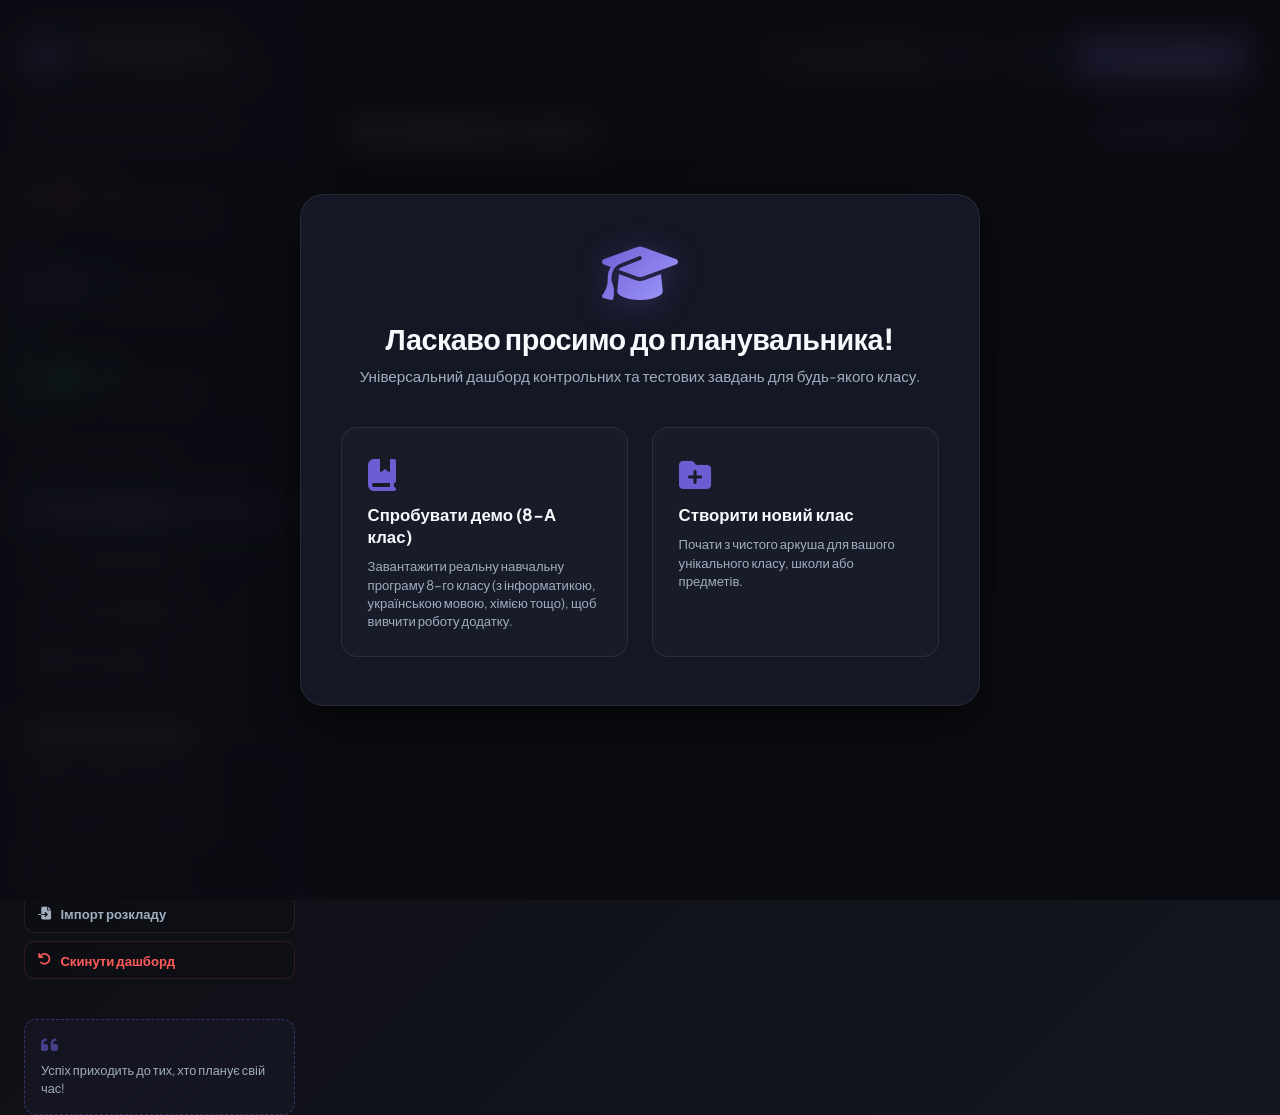
<file: index.html>
<!DOCTYPE html>
<html lang="uk">
<head>
    <meta charset="UTF-8">
    <meta name="viewport" content="width=device-width, initial-scale=1.0">
    <title>Моніторинг завдань • 8 Клас</title>
    <!-- Google Fonts -->
    <link rel="preconnect" href="https://fonts.googleapis.com">
    <link rel="preconnect" href="https://fonts.gstatic.com" crossorigin>
    <link href="https://fonts.googleapis.com/css2?family=Plus+Jakarta+Sans:wght@300;400;500;600;700;800&display=swap" rel="stylesheet">
    <!-- FontAwesome for Premium Icons -->
    <link rel="stylesheet" href="https://cdnjs.cloudflare.com/ajax/libs/font-awesome/6.4.0/css/all.min.css">
    <!-- Main CSS -->
    <link rel="stylesheet" href="styles.css">
</head>
<body class="dark-mode">
    <div class="app-container">
        <!-- Sidebar Navigation & Statistics -->
        <aside class="sidebar">
            <div class="sidebar-header">
                <div class="logo">
                    <i class="fa-solid fa-graduation-cap logo-icon"></i>
                    <div class="logo-text">
                        <div class="grade-title-container">
                            <h1 id="grade-title" title="Натисніть для редагування">Екстернат 8-А</h1>
                            <button id="edit-grade-btn" class="icon-btn-inline" title="Редагувати назву класу"><i class="fa-solid fa-pen-to-square"></i></button>
                        </div>
                        <span>Навчальний дашборд</span>
                    </div>
                </div>
            </div>

            <!-- Dashboard Stats Widget -->
            <div class="stats-panel">
                <h3>Статистика навчання</h3>
                
                <div class="stat-card urgent" id="stat-urgent-btn">
                    <div class="stat-icon">
                        <i class="fa-solid fa-triangle-exclamation"></i>
                    </div>
                    <div class="stat-info">
                        <span class="stat-value" id="count-urgent">0</span>
                        <span class="stat-label">Термінові (до 24 год)</span>
                    </div>
                </div>

                <div class="stat-card active" id="stat-active-btn">
                    <div class="stat-icon">
                        <i class="fa-solid fa-clock"></i>
                    </div>
                    <div class="stat-info">
                        <span class="stat-value" id="count-pending">0</span>
                        <span class="stat-label">Очікують виконання</span>
                    </div>
                </div>

                <div class="stat-card completed" id="stat-completed-btn">
                    <div class="stat-icon">
                        <i class="fa-solid fa-circle-check"></i>
                    </div>
                    <div class="stat-info">
                        <span class="stat-value" id="count-completed">0</span>
                        <span class="stat-label">Успішно виконано</span>
                    </div>
                </div>
            </div>

            <!-- Subject Quick Filters -->
            <div class="quick-filters">
                <h3>Швидкі фільтри</h3>
                <ul class="filter-list" id="subject-filters">
                    <li class="active" data-filter="all">
                        <i class="fa-solid fa-list-check"></i> Всі предмети
                    </li>
                    <li data-filter="pending">
                        <i class="fa-regular fa-clock"></i> Тільки активні
                    </li>
                    <li data-filter="completed">
                        <i class="fa-solid fa-check-double"></i> Тільки виконані
                    </li>
                    <li data-filter="no_task">
                        <i class="fa-solid fa-face-smile"></i> Без завдань
                    </li>
                </ul>
            </div>

            <!-- Data Management Panel -->
            <div class="data-management">
                <h3>Керування даними</h3>
                <a href="guide.html" class="btn btn-secondary btn-sidebar" style="text-decoration: none;"><i class="fa-solid fa-circle-question"></i> Інструкція користувача</a>
                <button class="btn btn-secondary btn-sidebar" id="sidebar-share-btn">
                    <i class="fa-solid fa-share-nodes"></i> Поділитися розкладом
                </button>
                <button class="btn btn-secondary btn-sidebar" id="sidebar-export-btn">
                    <i class="fa-solid fa-file-export"></i> Експорт розкладу
                </button>
                <button class="btn btn-secondary btn-sidebar" id="sidebar-import-btn">
                    <i class="fa-solid fa-file-import"></i> Імпорт розкладу
                </button>
                <input type="file" id="file-import-input" accept=".json" style="display: none;">
                <button class="btn btn-secondary btn-sidebar btn-danger-text" id="sidebar-reset-btn">
                    <i class="fa-solid fa-arrow-rotate-left"></i> Скинути дашборд
                </button>
            </div>

            <!-- User Info / Motivational Footer -->
            <div class="sidebar-footer">
                <div class="motivation-quote">
                    <i class="fa-solid fa-quote-left"></i>
                    <p id="motivational-quote">Успіх приходить до тих, хто планує свій час!</p>
                </div>
            </div>
        </aside>

        <!-- Main Content Area -->
        <main class="main-content">
            <!-- Top Navigation / Search & Controls -->
            <header class="top-nav">
                <div class="search-box">
                    <i class="fa-solid fa-magnifying-glass search-icon"></i>
                    <input type="text" id="search-input" placeholder="Шукати предмет, вчителя чи завдання...">
                </div>

                <div class="controls-group">
                    <div class="sort-selector">
                        <i class="fa-solid fa-arrow-down-wide-short sort-icon"></i>
                        <select id="sort-select">
                            <option value="deadline-asc">Спочатку термінові</option>
                            <option value="deadline-desc">Спочатку пізні дедлайни</option>
                            <option value="subject-asc">За назвою (А-Я)</option>
                            <option value="subject-desc">За назвою (Я-А)</option>
                        </select>
                    </div>

                    <button class="theme-toggle" id="theme-toggle-btn" title="Перемикач теми">
                        <i class="fa-solid fa-sun icon-sun"></i>
                        <i class="fa-solid fa-moon icon-moon"></i>
                    </button>

                    <button class="btn btn-primary" id="add-task-btn">
                        <i class="fa-solid fa-plus"></i> Нове завдання
                    </button>
                </div>
            </header>

            <!-- Dashboard Body -->
            <div class="dashboard-body">
                <div class="section-title">
                    <h2 id="current-filter-title">Всі завдання та тести</h2>
                    <span class="task-counter" id="visible-tasks-count">Усього предметів: 0</span>
                </div>

                <!-- Grid of Task Cards -->
                <div class="tasks-grid" id="tasks-grid">
                    <!-- Cards will be dynamically inserted here via JS -->
                </div>

                <!-- Empty State Template -->
                <div class="empty-state hidden" id="empty-state">
                    <img src="data:image/svg+xml;utf8,<svg xmlns='http://www.w3.org/2000/svg' viewBox='0 0 200 200' width='120' height='120'><circle cx='100' cy='100' r='80' fill='%232a2c3a' /><path d='M70,85 C75,85 75,75 70,75 C65,75 65,85 70,85 Z M130,85 C135,85 135,75 130,75 C125,75 125,85 130,85 Z' fill='%236c5dd3'/><path d='M70,120 Q100,150 130,120' stroke='%236c5dd3' stroke-width='8' stroke-linecap='round' fill='none'/></svg>" alt="Немає результатів">
                    <h3>Завдань не знайдено</h3>
                    <p>Спробуйте змінити фільтри або критерії пошуку.</p>
                </div>
            </div>
        </main>
    </div>

    <!-- MODAL: View Task Details -->
    <div class="modal-overlay" id="view-modal">
        <div class="modal-card">
            <button class="modal-close" id="view-modal-close"><i class="fa-solid fa-xmark"></i></button>
            <div class="modal-header">
                <div class="subject-badge-container">
                    <span class="subject-tag" id="view-subject-tag">Предмет</span>
                </div>
                <h2 id="view-task-title">Контрольна робота</h2>
                <div class="teacher-info">
                    <i class="fa-solid fa-user-tie"></i> Вчитель: <strong id="view-teacher-name">Ім'я</strong>
                </div>
            </div>
            <div class="modal-body">
                <div class="detail-section">
                    <h4><i class="fa-solid fa-file-invoice"></i> Опис та зміст завдання</h4>
                    <p id="view-task-desc" class="task-description-full">Детальний опис...</p>
                </div>

                <div class="info-grid">
                    <div class="info-item">
                        <span class="info-label">Термін здачі (Дедлайн)</span>
                        <span class="info-value" id="view-deadline-date">24 травня 2026</span>
                    </div>
                    <div class="info-item">
                        <span class="info-label">Формат здачі роботи</span>
                        <span class="info-value accent-value" id="view-format-badge">Google Форма</span>
                    </div>
                    <div class="info-item full-width" id="view-countdown-container">
                        <span class="info-label">Часу залишилось</span>
                        <div class="countdown-timer-large" id="view-countdown">00д 00г 00хв 00с</div>
                    </div>
                </div>

                <div class="detail-section" id="view-links-section">
                    <h4><i class="fa-solid fa-link"></i> Прикріплені матеріали</h4>
                    <div class="attachments-list" id="view-attachments">
                        <!-- Links generated dynamically -->
                    </div>
                </div>
            </div>
            <div class="modal-footer">
                <a href="#" target="_blank" class="btn btn-secondary btn-classroom" id="view-classroom-btn" style="display: none;"><i class="fa-solid fa-chalkboard-user"></i> Відкрити в Classroom</a>
                <button class="btn btn-secondary" id="view-edit-btn"><i class="fa-solid fa-pen"></i> Редагувати</button>
                <button class="btn btn-primary" id="view-complete-btn"><i class="fa-solid fa-circle-check"></i> Позначити як виконано</button>
            </div>
        </div>
    </div>

    <!-- MODAL: Add / Edit Task -->
    <div class="modal-overlay" id="form-modal">
        <div class="modal-card">
            <button class="modal-close" id="form-modal-close"><i class="fa-solid fa-xmark"></i></button>
            <div class="modal-header">
                <h2 id="form-modal-title">Додати нове завдання</h2>
                <p class="subtitle">Введіть параметри контрольної роботи або тесту</p>
            </div>
            <form id="task-form">
                <input type="hidden" id="form-task-id">
                
                <div class="form-row">
                    <div class="form-group">
                        <label for="form-subject">Назва предмета <span class="required">*</span></label>
                        <input type="text" id="form-subject" required placeholder="Наприклад: Алгебра, Хімія">
                    </div>
                    <div class="form-group">
                        <label for="form-teacher">Вчитель (ПІБ) <span class="required">*</span></label>
                        <input type="text" id="form-teacher" required placeholder="Наприклад: Білоус І.Г.">
                    </div>
                </div>

                <div class="form-group">
                    <label for="form-title">Заголовок завдання <span class="required">*</span></label>
                    <input type="text" id="form-title" required placeholder="Наприклад: Контрольна робота №4, Тестування за рік">
                </div>

                <div class="form-group">
                    <label for="form-desc">Зміст завдання / Опис <span class="required">*</span></label>
                    <textarea id="form-desc" rows="4" required placeholder="Детально опишіть, що потрібно здати, які параграфи прочитати чи які номери виконати..."></textarea>
                </div>

                <div class="form-row">
                    <div class="form-group">
                        <label for="form-deadline">Кінцевий термін (Дедлайн) <span class="optional">(залиште пустим, якщо немає завдань)</span></label>
                        <input type="datetime-local" id="form-deadline">
                    </div>
                    <div class="form-group">
                        <label for="form-format">Формат здачі роботи</label>
                        <input type="text" id="form-format" placeholder="Наприклад: Google Форма, Фото зошита, PDF">
                    </div>
                </div>

                <div class="form-group">
                    <label for="form-classroom-url">Посилання на Google Classroom</label>
                    <input type="text" id="form-classroom-url" placeholder="https://classroom.google.com/c/...">
                </div>

                <div class="form-group">
                    <label>Корисні посилання (необов'язково)</label>
                    <div id="form-links-container">
                        <!-- Dynamic Link Inputs -->
                    </div>
                    <button type="button" class="btn btn-text" id="add-link-field-btn">
                        <i class="fa-solid fa-plus-circle"></i> Додати посилання
                    </button>
                </div>

                <div class="modal-footer">
                    <button type="button" class="btn btn-secondary" id="form-cancel-btn">Скасувати</button>
                    <button type="submit" class="btn btn-primary" id="form-submit-btn">Зберегти</button>
                </div>
            </form>
        </div>
    </div>

    <!-- WELCOME / FIRST RUN SETUP OVERLAY -->
    <div class="welcome-overlay" id="welcome-overlay" style="display: none;">
        <div class="welcome-card">
            <i class="fa-solid fa-graduation-cap welcome-logo-icon"></i>
            <h2>Ласкаво просимо до планувальника!</h2>
            <p class="welcome-subtitle">Універсальний дашборд контрольних та тестових завдань для будь-якого класу.</p>
            
            <div class="setup-modes">
                <div class="setup-mode-card" id="mode-demo-btn">
                    <div class="setup-mode-icon"><i class="fa-solid fa-book-bookmark"></i></div>
                    <h3>Спробувати демо (8-А клас)</h3>
                    <p>Завантажити реальну навчальну програму 8-го класу (з інформатикою, українською мовою, хімією тощо), щоб вивчити роботу додатку.</p>
                </div>
                
                <div class="setup-mode-card" id="mode-blank-btn">
                    <div class="setup-mode-icon"><i class="fa-solid fa-folder-plus"></i></div>
                    <h3>Створити новий клас</h3>
                    <p>Почати з чистого аркуша для вашого унікального класу, школи або предметів.</p>
                </div>
            </div>
        </div>
    </div>

    <!-- MODAL: Edit Grade Title -->
    <div class="modal-overlay" id="grade-modal">
        <div class="modal-card compact-modal">
            <button class="modal-close" id="grade-modal-close"><i class="fa-solid fa-xmark"></i></button>
            <div class="modal-header">
                <h2>Редагувати назву класу</h2>
                <p class="subtitle">Введіть нову назву для вашого дашборду</p>
            </div>
            <div class="form-group" style="margin-top: 1rem;">
                <label for="form-grade-name">Назва класу/програми</label>
                <input type="text" id="form-grade-name" required placeholder="Наприклад: 9-Б Клас, Екстернат 10-А">
            </div>
            <div class="modal-footer">
                <button class="btn btn-secondary" id="grade-cancel-btn">Скасувати</button>
                <button class="btn btn-primary" id="grade-submit-btn">Зберегти</button>
            </div>
        </div>
    </div>

    <!-- MODAL: Share Dashboard Links -->
    <div class="modal-overlay" id="share-modal">
        <div class="modal-card">
            <button class="modal-close" id="share-modal-close"><i class="fa-solid fa-xmark"></i></button>
            <div class="modal-header">
                <h2>Поділитися розкладом</h2>
                <p class="subtitle">Будь-хто, хто відкриє це посилання, отримає копію вашого розкладу із завданнями та налаштуваннями!</p>
            </div>
            <div class="share-box-content" style="margin-top: 1rem; display: flex; flex-direction: column; gap: 1rem;">
                <p class="share-info-text" style="font-size: 0.9rem; color: var(--text-secondary); line-height: 1.5;">Скопіюйте посилання нижче та надішліть його іншим батькам або однокласникам через Viber, Telegram тощо. Вони отримають повністю налаштований дашборд.</p>
                <div class="share-link-input-group" style="display: flex; gap: 0.5rem; background: rgba(0,0,0,0.2); padding: 0.5rem; border-radius: 12px; border: 1px solid var(--border-color);">
                    <input type="text" id="share-link-input" readonly style="flex: 1; background: transparent; border: none; padding: 0.5rem; color: var(--text-primary); font-family: inherit; font-size: 0.85rem; outline: none;">
                    <button class="btn btn-primary" id="share-copy-btn" style="padding: 0.5rem 1rem;"><i class="fa-solid fa-copy"></i> Копіювати</button>
                </div>
            </div>
        </div>
    </div>

    <!-- MODAL: Import Confirmation -->
    <div class="modal-overlay" id="import-confirm-modal">
        <div class="modal-card compact-modal" style="text-align: center;">
            <div class="modal-header">
                <i class="fa-solid fa-cloud-arrow-down" style="font-size: 3rem; color: var(--primary); margin: 0.5rem auto 1rem; display: block; filter: drop-shadow(0 2px 10px rgba(108, 93, 211, 0.3));"></i>
                <h2>Знайдено новий розклад!</h2>
            </div>
            <div class="modal-body" style="display: flex; flex-direction: column; gap: 1rem; margin-top: 0.5rem;">
                <p class="import-confirm-text" style="font-size: 0.95rem; color: var(--text-secondary);">Ви перейшли за шеринг-посиланням. Бажаєте імпортувати дашборд для класу:</p>
                <h3 id="import-class-name" style="font-size: 1.5rem; font-weight: 800; color: var(--primary); letter-spacing: -0.5px;">Назва класу</h3>
                <p class="import-confirm-warning" style="font-size: 0.8rem; color: var(--warning); display: flex; align-items: center; justify-content: center; gap: 0.4rem; font-weight: 600;"><i class="fa-solid fa-triangle-exclamation"></i> Увага! Це замінить ваш поточний розклад у цьому браузері.</p>
            </div>
            <div class="modal-footer" style="justify-content: center; gap: 1rem; border-top: none; padding-top: 0.5rem;">
                <button class="btn btn-secondary" id="import-cancel-btn" style="min-width: 100px;">Відхилити</button>
                <button class="btn btn-primary" id="import-accept-btn" style="min-width: 140px;">Імпортувати</button>
            </div>
        </div>
    </div>

    <!-- Notification Toast -->
    <div id="toast" class="toast hidden">
        <i class="fa-solid fa-info-circle toast-icon"></i>
        <span id="toast-message">Повідомлення</span>
    </div>

    <!-- Main JavaScript -->
    <script src="app.js"></script>
</body>
</html>
</file>
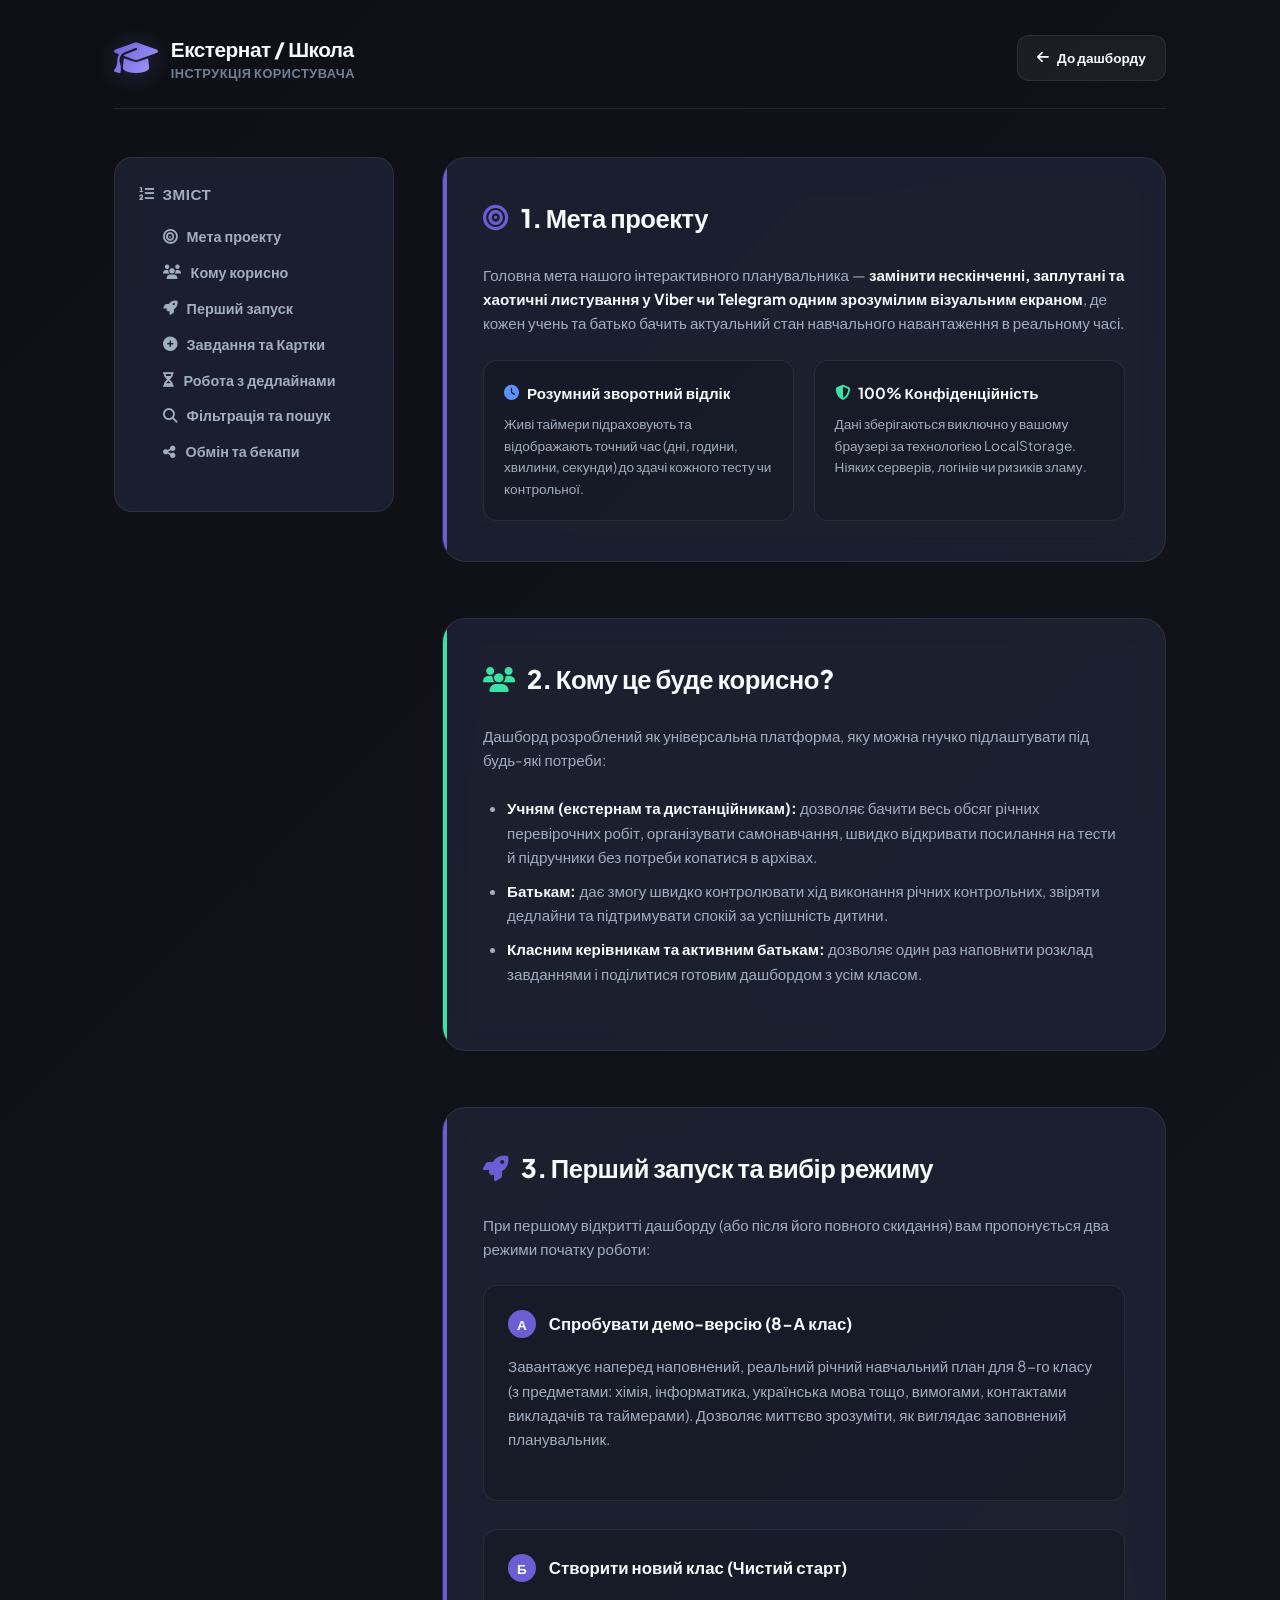
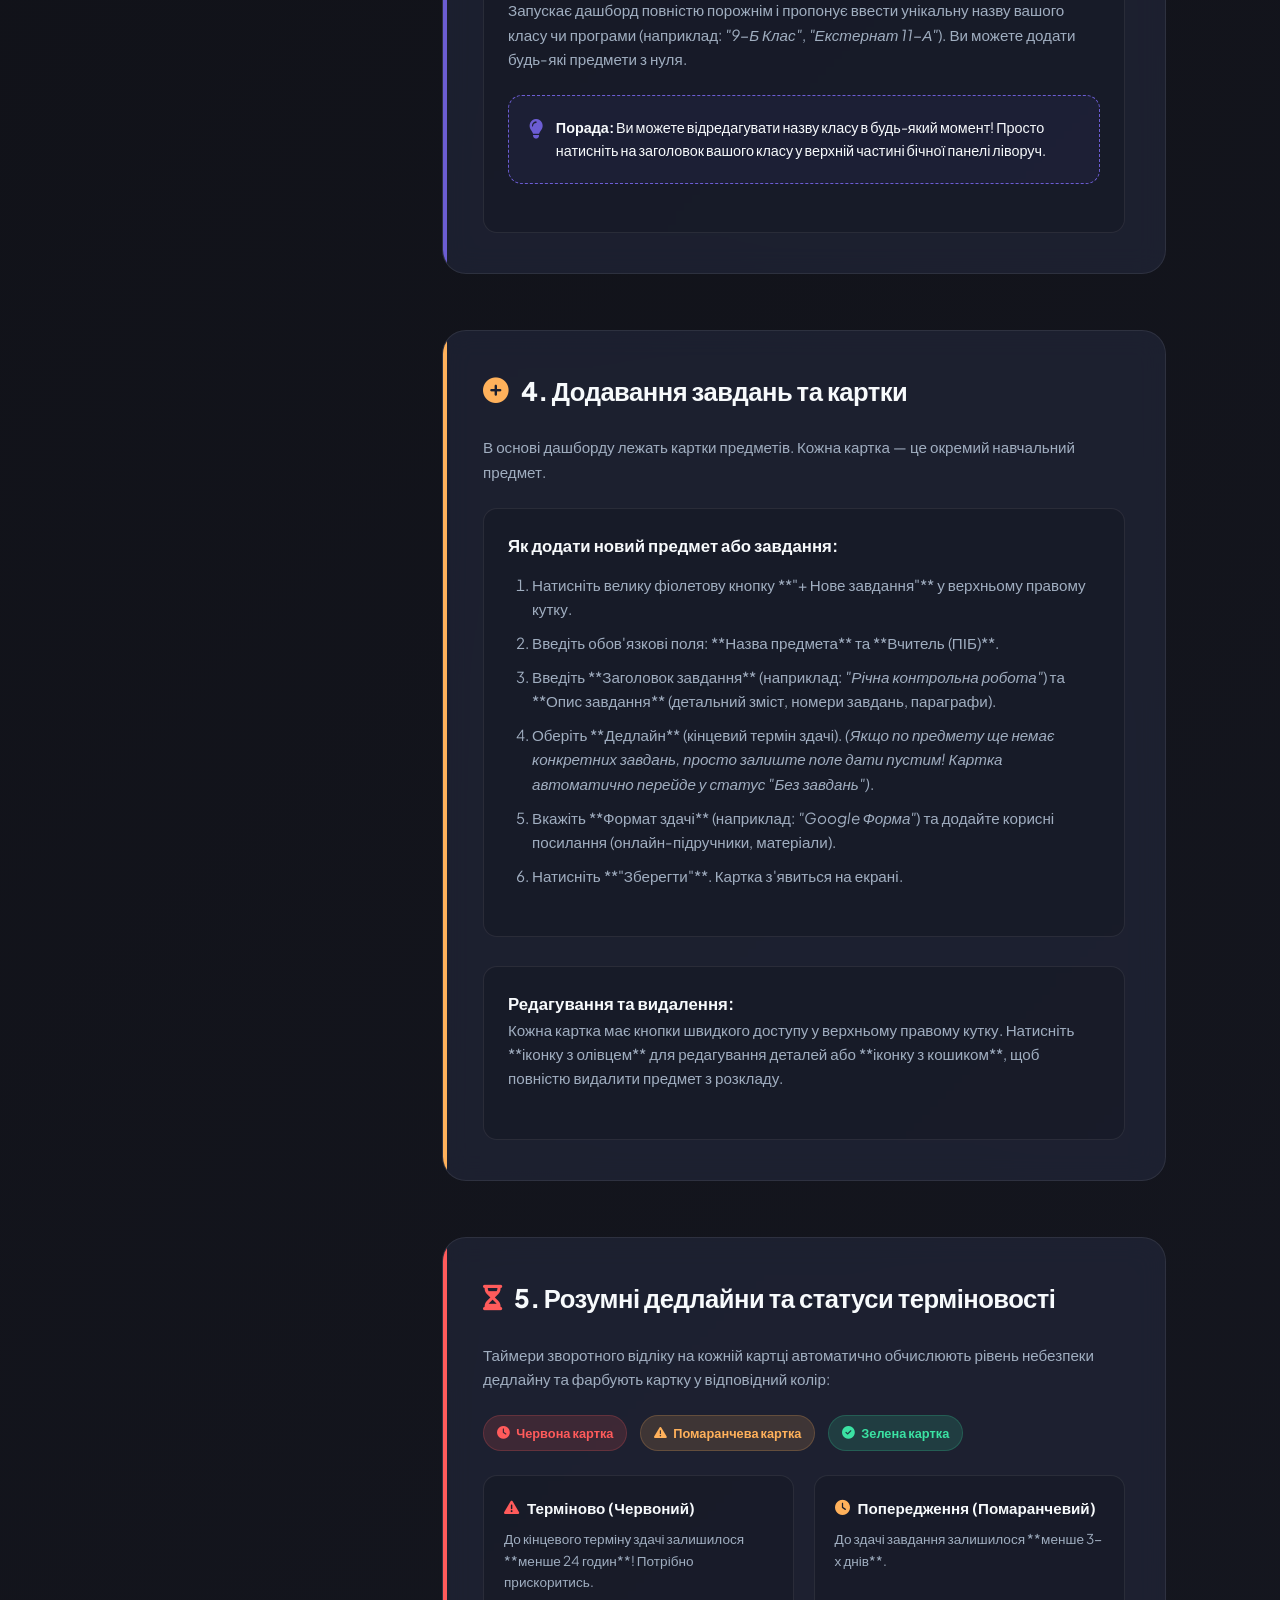
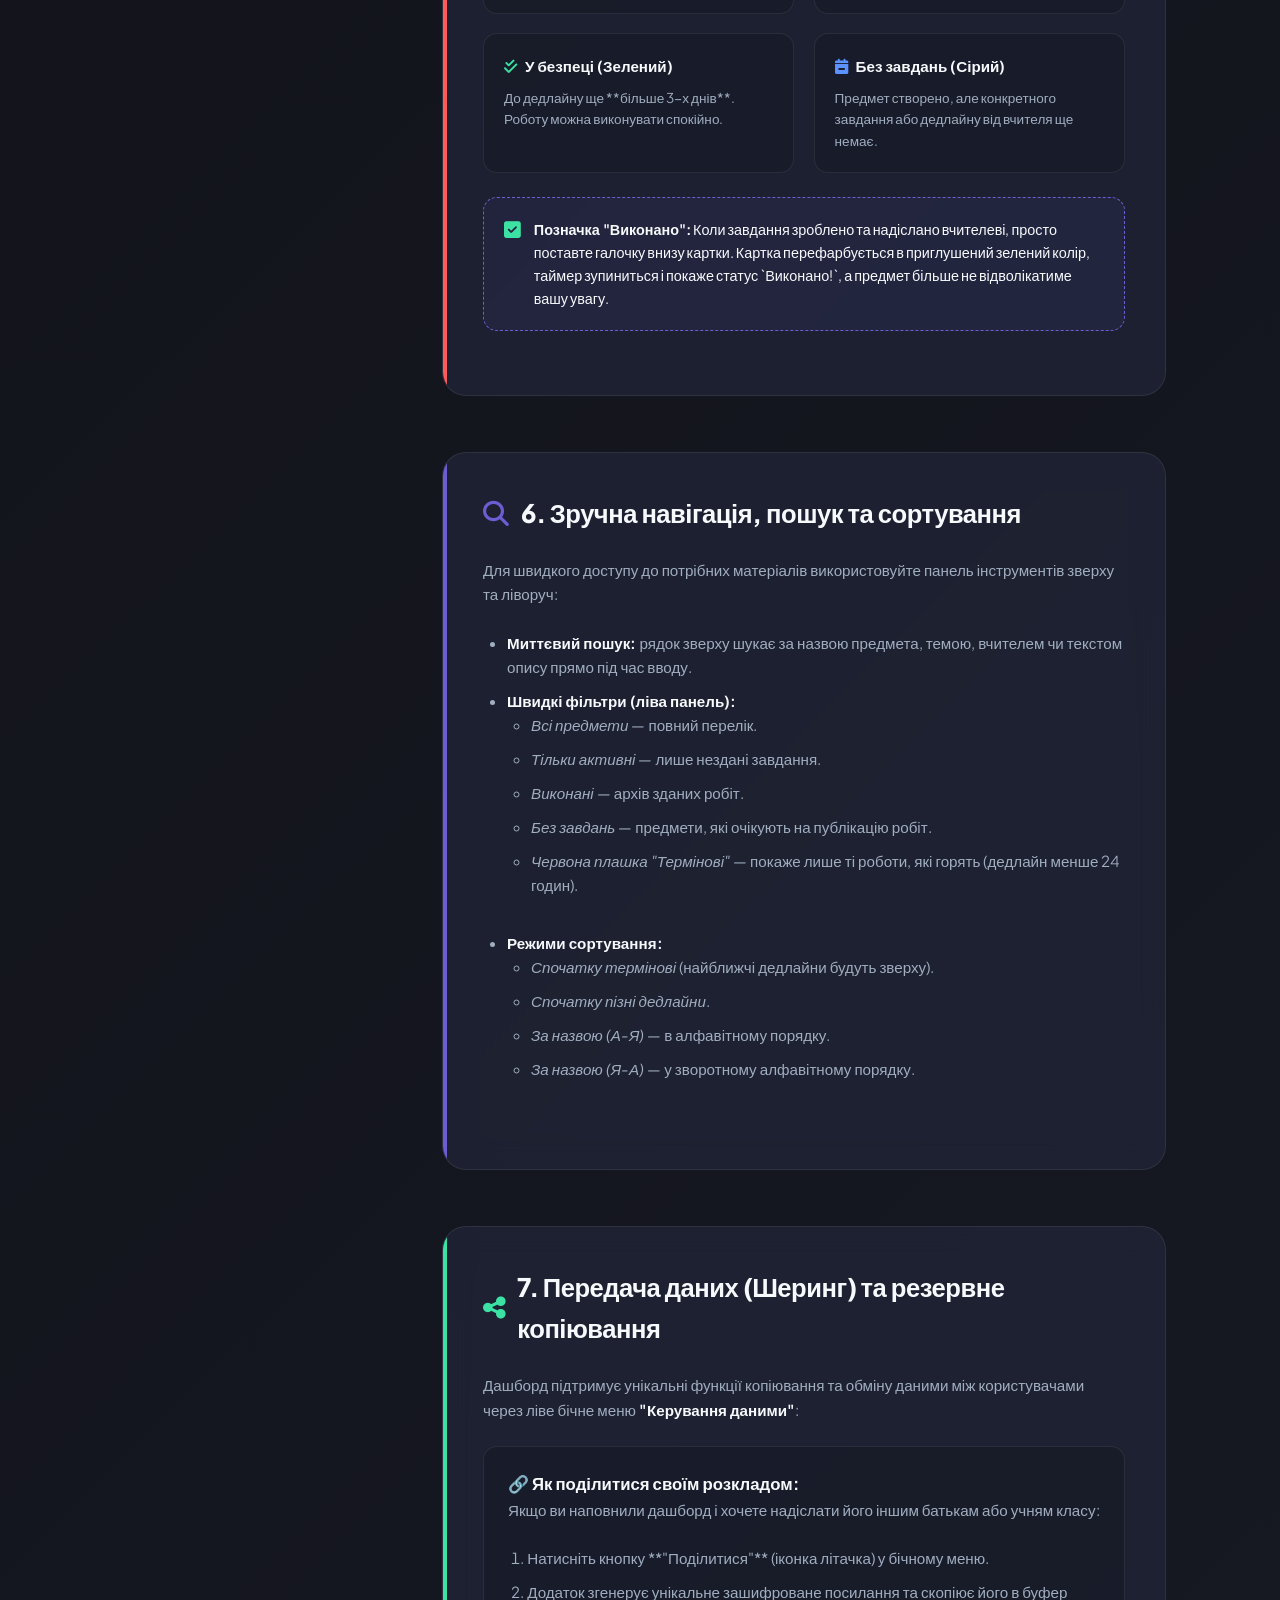
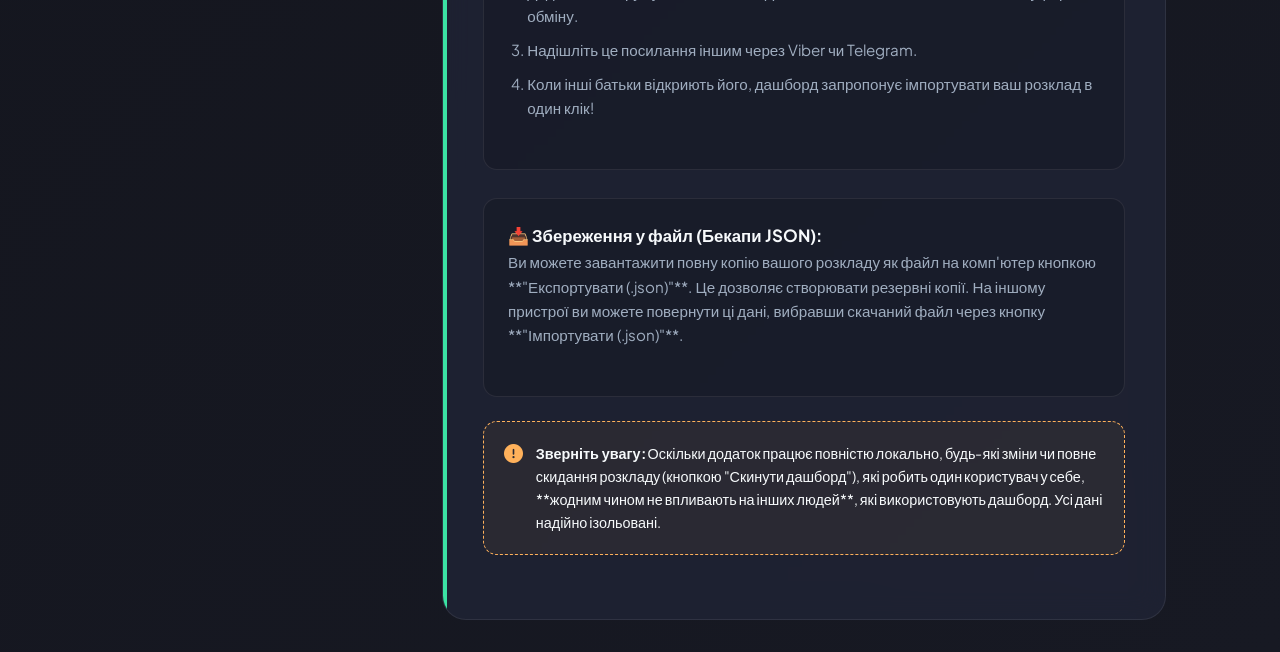
<file: guide.html>
<!DOCTYPE html>
<html lang="uk">
<head>
    <meta charset="UTF-8">
    <meta name="viewport" content="width=device-width, initial-scale=1.0">
    <title>Інструкція користувача | Моніторинг Шкільних Завдань</title>
    
    <!-- Google Fonts -->
    <link rel="preconnect" href="https://fonts.googleapis.com">
    <link rel="preconnect" href="https://fonts.gstatic.com" crossorigin>
    <link href="https://fonts.googleapis.com/css2?family=Plus+Jakarta+Sans:wght@400;500;600;700;800&display=swap" rel="stylesheet">
    
    <!-- Font Awesome Icons -->
    <link rel="stylesheet" href="https://cdnjs.cloudflare.com/ajax/libs/font-awesome/6.4.0/css/all.min.css">
    
    <style>
        :root {
            --bg-app: linear-gradient(135deg, #0f1016 0%, #171923 100%);
            --bg-card: rgba(35, 39, 59, 0.65);
            --bg-modal: rgba(22, 25, 38, 0.98);
            --border-color: rgba(255, 255, 255, 0.08);
            --text-primary: #f7fafc;
            --text-secondary: #a0aec0;
            --text-muted: #718096;
            --primary: #6c5dd3;
            --primary-hover: #5b4dbf;
            --primary-light: rgba(108, 93, 211, 0.15);
            --urgent: #ff5b5b;
            --urgent-light: rgba(255, 91, 91, 0.15);
            --warning: #ffb15b;
            --warning-light: rgba(255, 177, 91, 0.15);
            --success: #3be2a3;
            --success-light: rgba(59, 226, 163, 0.15);
            --neutral: #5b92ff;
            --backdrop-blur: blur(14px);
            --transition-smooth: all 0.3s cubic-bezier(0.4, 0, 0.2, 1);
        }

        * {
            margin: 0;
            padding: 0;
            box-sizing: border-box;
        }

        body {
            font-family: 'Plus Jakarta Sans', sans-serif;
            background: var(--bg-app);
            color: var(--text-primary);
            min-height: 100vh;
            line-height: 1.6;
        }

        .container {
            max-width: 1100px;
            margin: 0 auto;
            padding: 2rem 1.5rem;
        }

        /* Header Navigation */
        header {
            display: flex;
            justify-content: space-between;
            align-items: center;
            margin-bottom: 3rem;
            padding-bottom: 1.5rem;
            border-bottom: 1px solid var(--border-color);
        }

        .logo {
            display: flex;
            align-items: center;
            gap: 0.8rem;
            text-decoration: none;
            color: var(--text-primary);
        }

        .logo i {
            font-size: 2.2rem;
            background: linear-gradient(135deg, var(--primary) 0%, #a29bfe 100%);
            -webkit-background-clip: text;
            -webkit-text-fill-color: transparent;
            filter: drop-shadow(0 2px 10px rgba(108, 93, 211, 0.3));
        }

        .logo h1 {
            font-size: 1.3rem;
            font-weight: 800;
            letter-spacing: -0.5px;
        }

        .logo span {
            font-size: 0.8rem;
            color: var(--text-muted);
            text-transform: uppercase;
            font-weight: 700;
            letter-spacing: 0.5px;
            display: block;
            margin-top: -2px;
        }

        .btn-back {
            background: rgba(255, 255, 255, 0.05);
            border: 1px solid var(--border-color);
            color: var(--text-primary);
            padding: 0.7rem 1.2rem;
            border-radius: 12px;
            text-decoration: none;
            font-weight: 600;
            font-size: 0.85rem;
            display: inline-flex;
            align-items: center;
            gap: 0.5rem;
            transition: var(--transition-smooth);
        }

        .btn-back:hover {
            background: rgba(255, 255, 255, 0.1);
            transform: translateX(-4px);
        }

        /* Layout Grid */
        .layout {
            display: grid;
            grid-template-columns: 280px 1fr;
            gap: 3rem;
        }

        /* Sidebar Index */
        .sidebar {
            position: sticky;
            top: 2rem;
            height: fit-content;
        }

        .index-box {
            background: var(--bg-card);
            border: 1px solid var(--border-color);
            border-radius: 18px;
            padding: 1.5rem;
            backdrop-filter: var(--backdrop-blur);
        }

        .index-box h3 {
            font-size: 0.95rem;
            font-weight: 800;
            text-transform: uppercase;
            letter-spacing: 0.5px;
            margin-bottom: 1.2rem;
            color: var(--text-secondary);
            display: flex;
            align-items: center;
            gap: 0.5rem;
        }

        .index-list {
            list-style: none;
            display: flex;
            flex-direction: column;
            gap: 0.8rem;
        }

        .index-item a {
            color: var(--text-secondary);
            text-decoration: none;
            font-size: 0.9rem;
            font-weight: 600;
            display: flex;
            align-items: center;
            gap: 0.6rem;
            transition: var(--transition-smooth);
        }

        .index-item a:hover {
            color: var(--primary);
            transform: translateX(4px);
        }

        /* Main Content Article */
        article {
            display: flex;
            flex-direction: column;
            gap: 3.5rem;
        }

        section {
            background: var(--bg-card);
            border: 1px solid var(--border-color);
            border-radius: 24px;
            padding: 2.5rem;
            backdrop-filter: var(--backdrop-blur);
            position: relative;
            overflow: hidden;
        }

        section::before {
            content: '';
            position: absolute;
            top: 0;
            left: 0;
            width: 4px;
            height: 100%;
            background: var(--primary);
        }

        section.accent-urgent::before { background: var(--urgent); }
        section.accent-warning::before { background: var(--warning); }
        section.accent-success::before { background: var(--success); }

        section h2 {
            font-size: 1.6rem;
            font-weight: 800;
            letter-spacing: -0.5px;
            margin-bottom: 1.5rem;
            display: flex;
            align-items: center;
            gap: 0.8rem;
        }

        section h2 i {
            color: var(--primary);
        }
        section.accent-urgent h2 i { color: var(--urgent); }
        section.accent-warning h2 i { color: var(--warning); }
        section.accent-success h2 i { color: var(--success); }

        p {
            color: var(--text-secondary);
            font-size: 0.95rem;
            margin-bottom: 1.5rem;
            line-height: 1.6;
        }

        strong {
            color: var(--text-primary);
        }

        /* Lists */
        ul, ol {
            margin-left: 1.5rem;
            margin-bottom: 1.5rem;
            color: var(--text-secondary);
            font-size: 0.95rem;
            display: flex;
            flex-direction: column;
            gap: 0.6rem;
        }

        li strong {
            display: inline-block;
        }

        /* Callouts / Warnings */
        .callout {
            background: rgba(108, 93, 211, 0.08);
            border: 1px dashed var(--primary);
            padding: 1.25rem;
            border-radius: 14px;
            margin-bottom: 1.5rem;
            display: flex;
            gap: 0.8rem;
            align-items: flex-start;
        }

        .callout i {
            font-size: 1.2rem;
            color: var(--primary);
            margin-top: 0.2rem;
        }

        .callout p {
            margin-bottom: 0;
            font-size: 0.9rem;
            color: var(--text-primary);
        }

        .callout-warning {
            background: rgba(255, 177, 91, 0.06);
            border-color: var(--warning);
        }
        .callout-warning i { color: var(--warning); }

        /* Step Card Subsections */
        .step-container {
            display: flex;
            flex-direction: column;
            gap: 1.8rem;
            margin-top: 1.5rem;
        }

        .step-block {
            background: rgba(0, 0, 0, 0.15);
            border: 1px solid var(--border-color);
            padding: 1.5rem;
            border-radius: 14px;
        }

        .step-header {
            display: flex;
            align-items: center;
            gap: 0.8rem;
            margin-bottom: 1rem;
        }

        .step-badge {
            background: var(--primary);
            color: white;
            width: 28px;
            height: 28px;
            border-radius: 50%;
            display: flex;
            align-items: center;
            justify-content: center;
            font-weight: 800;
            font-size: 0.85rem;
        }

        .step-block h3 {
            font-size: 1.05rem;
            font-weight: 700;
        }

        /* Grid features */
        .feature-grid {
            display: grid;
            grid-template-columns: repeat(2, 1fr);
            gap: 1.2rem;
            margin-top: 1rem;
        }

        .feature-card {
            background: rgba(0, 0, 0, 0.15);
            border: 1px solid var(--border-color);
            padding: 1.25rem;
            border-radius: 14px;
            display: flex;
            flex-direction: column;
            gap: 0.5rem;
        }

        .feature-card h4 {
            font-size: 0.95rem;
            font-weight: 700;
            display: flex;
            align-items: center;
            gap: 0.5rem;
        }

        .feature-card p {
            margin-bottom: 0;
            font-size: 0.85rem;
        }

        .feature-icon-red { color: var(--urgent); }
        .feature-icon-orange { color: var(--warning); }
        .feature-icon-green { color: var(--success); }
        .feature-icon-blue { color: var(--neutral); }

        /* Badges Demo */
        .demo-badges {
            display: flex;
            gap: 0.8rem;
            margin-top: 1rem;
        }

        .badge-demo {
            padding: 0.4rem 0.8rem;
            border-radius: 20px;
            font-size: 0.8rem;
            font-weight: 700;
            display: inline-flex;
            align-items: center;
            gap: 0.4rem;
        }

        .badge-red { background: var(--urgent-light); color: var(--urgent); border: 1px solid rgba(255, 91, 91, 0.2); }
        .badge-orange { background: var(--warning-light); color: var(--warning); border: 1px solid rgba(255, 177, 91, 0.2); }
        .badge-green { background: var(--success-light); color: var(--success); border: 1px solid rgba(59, 226, 163, 0.2); }

        /* Responsive Layout */
        @media (max-width: 900px) {
            .layout {
                grid-template-columns: 1fr;
            }
            .sidebar {
                display: none; /* Hide sticky TOC index on mobile */
            }
            header {
                margin-bottom: 2rem;
            }
            section {
                padding: 1.5rem;
            }
            .feature-grid {
                grid-template-columns: 1fr;
            }
        }
    </style>
</head>
<body>

    <div class="container">
        <!-- Header -->
        <header>
            <a href="index.html" class="logo">
                <i class="fa-solid fa-graduation-cap"></i>
                <div>
                    <h1>Екстернат / Школа</h1>
                    <span>Інструкція користувача</span>
                </div>
            </a>
            <a href="index.html" class="btn-back">
                <i class="fa-solid fa-arrow-left"></i> До дашборду
            </a>
        </header>

        <div class="layout">
            <!-- Table of Contents Index (Sticky desktop-only) -->
            <div class="sidebar">
                <div class="index-box">
                    <h3><i class="fa-solid fa-list-ol"></i> Зміст</h3>
                    <ul class="index-list">
                        <li class="index-item"><a href="#meta"><i class="fa-solid fa-bullseye"></i> Мета проекту</a></li>
                        <li class="index-item"><a href="#for-whom"><i class="fa-solid fa-users"></i> Кому корисно</a></li>
                        <li class="index-item"><a href="#start"><i class="fa-solid fa-rocket"></i> Перший запуск</a></li>
                        <li class="index-item"><a href="#tasks"><i class="fa-solid fa-plus-circle"></i> Завдання та Картки</a></li>
                        <li class="index-item"><a href="#deadlines"><i class="fa-solid fa-hourglass-half"></i> Робота з дедлайнами</a></li>
                        <li class="index-item"><a href="#search"><i class="fa-solid fa-magnifying-glass"></i> Фільтрація та пошук</a></li>
                        <li class="index-item"><a href="#sharing"><i class="fa-solid fa-share-nodes"></i> Обмін та бекапи</a></li>
                    </ul>
                </div>
            </div>

            <!-- Main Content Area -->
            <main>
                <article>
                    <!-- Meta Section -->
                    <section id="meta">
                        <h2><i class="fa-solid fa-bullseye"></i> 1. Мета проекту</h2>
                        <p>Головна мета нашого інтерактивного планувальника — <strong>замінити нескінченні, заплутані та хаотичні листування у Viber чи Telegram одним зрозумілим візуальним екраном</strong>, де кожен учень та батько бачить актуальний стан навчального навантаження в реальному часі.</p>
                        
                        <div class="feature-grid">
                            <div class="feature-card">
                                <h4><i class="fa-solid fa-clock feature-icon-blue"></i> Розумний зворотний відлік</h4>
                                <p>Живі таймери підраховують та відображають точний час (дні, години, хвилини, секунди) до здачі кожного тесту чи контрольної.</p>
                            </div>
                            <div class="feature-card">
                                <h4><i class="fa-solid fa-shield-halved feature-icon-green"></i> 100% Конфіденційність</h4>
                                <p>Дані зберігаються виключно у вашому браузері за технологією LocalStorage. Ніяких серверів, логінів чи ризиків зламу.</p>
                            </div>
                        </div>
                    </section>

                    <!-- For Whom Section -->
                    <section id="for-whom" class="accent-success">
                        <h2><i class="fa-solid fa-users"></i> 2. Кому це буде корисно?</h2>
                        <p>Дашборд розроблений як універсальна платформа, яку можна гнучко підлаштувати під будь-які потреби:</p>
                        <ul>
                            <li><strong>Учням (екстернам та дистанційникам):</strong> дозволяє бачити весь обсяг річних перевірочних робіт, організувати самонавчання, швидко відкривати посилання на тести й підручники без потреби копатися в архівах.</li>
                            <li><strong>Батькам:</strong> дає змогу швидко контролювати хід виконання річних контрольних, звіряти дедлайни та підтримувати спокій за успішність дитини.</li>
                            <li><strong>Класним керівникам та активним батькам:</strong> дозволяє один раз наповнити розклад завданнями і поділитися готовим дашбордом з усім класом.</li>
                        </ul>
                    </section>

                    <!-- Start Section -->
                    <section id="start">
                        <h2><i class="fa-solid fa-rocket"></i> 3. Перший запуск та вибір режиму</h2>
                        <p>При першому відкритті дашборду (або після його повного скидання) вам пропонується два режими початку роботи:</p>
                        
                        <div class="step-container">
                            <div class="step-block">
                                <div class="step-header">
                                    <span class="step-badge">А</span>
                                    <h3>Спробувати демо-версію (8-А клас)</h3>
                                </div>
                                <p>Завантажує наперед наповнений, реальний річний навчальний план для 8-го класу (з предметами: хімія, інформатика, українська мова тощо, вимогами, контактами викладачів та таймерами). Дозволяє миттєво зрозуміти, як виглядає заповнений планувальник.</p>
                            </div>
                            
                            <div class="step-block">
                                <div class="step-header">
                                    <span class="step-badge">Б</span>
                                    <h3>Створити новий клас (Чистий старт)</h3>
                                </div>
                                <p>Запускає дашборд повністю порожнім і пропонує ввести унікальну назву вашого класу чи програми (наприклад: <i>"9-Б Клас"</i>, <i>"Екстернат 11-А"</i>). Ви можете додати будь-які предмети з нуля.</p>
                                <div class="callout">
                                    <i class="fa-solid fa-lightbulb"></i>
                                    <p><strong>Порада:</strong> Ви можете відредагувати назву класу в будь-який момент! Просто натисніть на заголовок вашого класу у верхній частині бічної панелі ліворуч.</p>
                                </div>
                            </div>
                        </div>
                    </section>

                    <!-- Tasks Section -->
                    <section id="tasks" class="accent-warning">
                        <h2><i class="fa-solid fa-plus-circle"></i> 4. Додавання завдань та картки</h2>
                        <p>В основі дашборду лежать картки предметів. Кожна картка — це окремий навчальний предмет.</p>
                        
                        <div class="step-container">
                            <div class="step-block">
                                <h3>Як додати новий предмет або завдання:</h3>
                                <ol style="margin-top: 0.8rem;">
                                    <li>Натисніть велику фіолетову кнопку **"+ Нове завдання"** у верхньому правому кутку.</li>
                                    <li>Введіть обов'язкові поля: **Назва предмета** та **Вчитель (ПІБ)**.</li>
                                    <li>Введіть **Заголовок завдання** (наприклад: <i>"Річна контрольна робота"</i>) та **Опис завдання** (детальний зміст, номери завдань, параграфи).</li>
                                    <li>Оберіть **Дедлайн** (кінцевий термін здачі). <i>(Якщо по предмету ще немає конкретних завдань, просто залиште поле дати пустим! Картка автоматично перейде у статус "Без завдань")</i>.</li>
                                    <li>Вкажіть **Формат здачі** (наприклад: <i>"Google Форма"</i>) та додайте корисні посилання (онлайн-підручники, матеріали).</li>
                                    <li>Натисніть **"Зберегти"**. Картка з'явиться на екрані.</li>
                                </ol>
                            </div>
                            
                            <div class="step-block">
                                <h3>Редагування та видалення:</h3>
                                <p>Кожна картка має кнопки швидкого доступу у верхньому правому кутку. Натисніть **іконку з олівцем** для редагування деталей або **іконку з кошиком**, щоб повністю видалити предмет з розкладу.</p>
                            </div>
                        </div>
                    </section>

                    <!-- Deadlines Section -->
                    <section id="deadlines" class="accent-urgent">
                        <h2><i class="fa-solid fa-hourglass-half"></i> 5. Розумні дедлайни та статуси терміновості</h2>
                        <p>Таймери зворотного відліку на кожній картці автоматично обчислюють рівень небезпеки дедлайну та фарбують картку у відповідний колір:</p>
                        
                        <div class="demo-badges">
                            <span class="badge-demo badge-red"><i class="fa-solid fa-clock"></i> Червона картка</span>
                            <span class="badge-demo badge-orange"><i class="fa-solid fa-triangle-exclamation"></i> Помаранчева картка</span>
                            <span class="badge-demo badge-green"><i class="fa-solid fa-circle-check"></i> Зелена картка</span>
                        </div>
                        
                        <div class="feature-grid" style="margin-top: 1.5rem;">
                            <div class="feature-card">
                                <h4><i class="fa-solid fa-triangle-exclamation feature-icon-red"></i> Терміново (Червоний)</h4>
                                <p>До кінцевого терміну здачі залишилося **менше 24 годин**! Потрібно прискоритись.</p>
                            </div>
                            <div class="feature-card">
                                <h4><i class="fa-solid fa-clock feature-icon-orange"></i> Попередження (Помаранчевий)</h4>
                                <p>До здачі завдання залишилося **менше 3-х днів**.</p>
                            </div>
                            <div class="feature-card">
                                <h4><i class="fa-solid fa-check-double feature-icon-green"></i> У безпеці (Зелений)</h4>
                                <p>До дедлайну ще **більше 3-х днів**. Роботу можна виконувати спокійно.</p>
                            </div>
                            <div class="feature-card">
                                <h4><i class="fa-solid fa-calendar-minus feature-icon-blue"></i> Без завдань (Сірий)</h4>
                                <p>Предмет створено, але конкретного завдання або дедлайну від вчителя ще немає.</p>
                            </div>
                        </div>
                        
                        <div class="callout" style="margin-top: 1.5rem;">
                            <i class="fa-solid fa-square-check" style="color: var(--success);"></i>
                            <p><strong>Позначка "Виконано":</strong> Коли завдання зроблено та надіслано вчителеві, просто поставте галочку внизу картки. Картка перефарбується в приглушений зелений колір, таймер зупиниться і покаже статус `Виконано!`, а предмет більше не відволікатиме вашу увагу.</p>
                        </div>
                    </section>

                    <!-- Search Section -->
                    <section id="search">
                        <h2><i class="fa-solid fa-magnifying-glass"></i> 6. Зручна навігація, пошук та сортування</h2>
                        <p>Для швидкого доступу до потрібних матеріалів використовуйте панель інструментів зверху та ліворуч:</p>
                        <ul>
                            <li><strong>Миттєвий пошук:</strong> рядок зверху шукає за назвою предмета, темою, вчителем чи текстом опису прямо під час вводу.</li>
                            <li><strong>Швидкі фільтри (ліва панель):</strong>
                                <ul>
                                    <li><i>Всі предмети</i> — повний перелік.</li>
                                    <li><i>Тільки активні</i> — лише нездані завдання.</li>
                                    <li><i>Виконані</i> — архів зданих робіт.</li>
                                    <li><i>Без завдань</i> — предмети, які очікують на публікацію робіт.</li>
                                    <li><i>Червона плашка "Термінові"</i> — покаже лише ті роботи, які горять (дедлайн менше 24 годин).</li>
                                </ul>
                            </li>
                            <li><strong>Режими сортування:</strong>
                                <ul>
                                    <li><i>Спочатку термінові</i> (найближчі дедлайни будуть зверху).</li>
                                    <li><i>Спочатку пізні дедлайни</i>.</li>
                                    <li><i>За назвою (А-Я)</i> — в алфавітному порядку.</li>
                                    <li><i>За назвою (Я-А)</i> — у зворотному алфавітному порядку.</li>
                                </ul>
                            </li>
                        </ul>
                    </section>

                    <!-- Sharing Section -->
                    <section id="sharing" class="accent-success">
                        <h2><i class="fa-solid fa-share-nodes"></i> 7. Передача даних (Шеринг) та резервне копіювання</h2>
                        <p>Дашборд підтримує унікальні функції копіювання та обміну даними між користувачами через ліве бічне меню <strong>"Керування даними"</strong>:</p>
                        
                        <div class="step-container">
                            <div class="step-block">
                                <h3>🔗 Як поділитися своїм розкладом:</h3>
                                <p>Якщо ви наповнили дашборд і хочете надіслати його іншим батькам або учням класу:</p>
                                <ol style="margin-top: 0.5rem; margin-left: 1.2rem;">
                                    <li>Натисніть кнопку **"Поділитися"** (іконка літачка) у бічному меню.</li>
                                    <li>Додаток згенерує унікальне зашифроване посилання та скопіює його в буфер обміну.</li>
                                    <li>Надішліть це посилання іншим через Viber чи Telegram.</li>
                                    <li>Коли інші батьки відкриють його, дашборд запропонує імпортувати ваш розклад в один клік!</li>
                                </ol>
                            </div>
                            
                            <div class="step-block">
                                <h3>📥 Збереження у файл (Бекапи JSON):</h3>
                                <p>Ви можете завантажити повну копію вашого розкладу як файл на комп'ютер кнопкою **"Експортувати (.json)"**. Це дозволяє створювати резервні копії. На іншому пристрої ви можете повернути ці дані, вибравши скачаний файл через кнопку **"Імпортувати (.json)"**.</p>
                            </div>
                        </div>
                        
                        <div class="callout callout-warning" style="margin-top: 1.5rem;">
                            <i class="fa-solid fa-circle-exclamation"></i>
                            <p><strong>Зверніть увагу:</strong> Оскільки додаток працює повністю локально, будь-які зміни чи повне скидання розкладу (кнопкою "Скинути дашборд"), які робить один користувач у себе, **жодним чином не впливають на інших людей**, які використовують дашборд. Усі дані надійно ізольовані.</p>
                        </div>
                    </section>
                </article>
            </main>
        </div>
    </div>

</body>
</html>
</file>
<file: styles.css>
/* ==========================================================================
   CSS Reset & Root Variables (Theme Management)
   ========================================================================== */
:root {
    --transition-smooth: all 0.3s cubic-bezier(0.4, 0, 0.2, 1);
    
    /* Dark Theme Variables (Default) */
    --bg-app: linear-gradient(135deg, #0f1016 0%, #171923 100%);
    --bg-sidebar: rgba(26, 29, 45, 0.85);
    --bg-card: rgba(35, 39, 59, 0.65);
    --bg-card-hover: rgba(43, 48, 72, 0.8);
    --bg-modal: rgba(22, 25, 38, 0.95);
    --border-color: rgba(255, 255, 255, 0.08);
    --border-color-active: rgba(108, 93, 211, 0.4);
    
    --text-primary: #f7fafc;
    --text-secondary: #a0aec0;
    --text-muted: #718096;
    
    --primary: #6c5dd3;
    --primary-hover: #5b4dbf;
    --primary-light: rgba(108, 93, 211, 0.15);
    
    --urgent: #ff5b5b;
    --urgent-light: rgba(255, 91, 91, 0.15);
    --urgent-glow: rgba(255, 91, 91, 0.25);
    
    --warning: #ffb15b;
    --warning-light: rgba(255, 177, 91, 0.15);
    --warning-glow: rgba(255, 177, 91, 0.2);
    
    --success: #3be2a3;
    --success-light: rgba(59, 226, 163, 0.15);
    
    --neutral: #5b92ff;
    --neutral-light: rgba(91, 146, 255, 0.15);
    
    --shadow-sm: 0 4px 10px rgba(0, 0, 0, 0.2);
    --shadow-md: 0 10px 25px rgba(0, 0, 0, 0.3);
    --shadow-lg: 0 20px 45px rgba(0, 0, 0, 0.5);
    --backdrop-blur: blur(14px);
}

body.light-mode {
    /* Light Theme Variables */
    --bg-app: linear-gradient(135deg, #f0f2f9 0%, #e2e8f0 100%);
    --bg-sidebar: rgba(255, 255, 255, 0.85);
    --bg-card: rgba(255, 255, 255, 0.65);
    --bg-card-hover: rgba(255, 255, 255, 0.9);
    --bg-modal: rgba(255, 255, 255, 0.98);
    --border-color: rgba(0, 0, 0, 0.08);
    --border-color-active: rgba(108, 93, 211, 0.3);
    
    --text-primary: #1a202c;
    --text-secondary: #4a5568;
    --text-muted: #718096;
    
    --primary: #5c4dbf;
    --primary-hover: #4a3ca3;
    --primary-light: rgba(108, 93, 211, 0.1);
    
    --urgent: #e53e3e;
    --urgent-light: rgba(229, 62, 62, 0.1);
    --urgent-glow: rgba(229, 62, 62, 0.15);
    
    --warning: #dd6b20;
    --warning-light: rgba(221, 107, 32, 0.1);
    --warning-glow: rgba(221, 107, 32, 0.1);
    
    --success: #38a169;
    --success-light: rgba(56, 161, 105, 0.1);
    
    --neutral: #3182ce;
    --neutral-light: rgba(49, 130, 206, 0.1);
    
    --shadow-sm: 0 4px 10px rgba(0, 0, 0, 0.05);
    --shadow-md: 0 8px 20px rgba(0, 0, 0, 0.08);
    --shadow-lg: 0 15px 35px rgba(0, 0, 0, 0.12);
}

* {
    margin: 0;
    padding: 0;
    box-sizing: border-box;
}

body {
    font-family: 'Plus Jakarta Sans', sans-serif;
    background: var(--bg-app);
    color: var(--text-primary);
    min-height: 100vh;
    overflow-x: hidden;
    transition: background 0.5s ease, color 0.3s ease;
}

/* Custom Scrollbar */
::-webkit-scrollbar {
    width: 8px;
    height: 8px;
}
::-webkit-scrollbar-track {
    background: rgba(0, 0, 0, 0.05);
}
::-webkit-scrollbar-thumb {
    background: rgba(108, 93, 211, 0.3);
    border-radius: 4px;
}
::-webkit-scrollbar-thumb:hover {
    background: var(--primary);
}

/* ==========================================================================
   App Layout
   ========================================================================== */
.app-container {
    display: flex;
    min-height: 100vh;
    width: 100vw;
}

/* ==========================================================================
   Sidebar Styling
   ========================================================================== */
.sidebar {
    width: 320px;
    background: var(--bg-sidebar);
    border-right: 1px solid var(--border-color);
    padding: 2rem 1.5rem;
    display: flex;
    flex-direction: column;
    gap: 2.5rem;
    backdrop-filter: var(--backdrop-blur);
    position: sticky;
    top: 0;
    height: 100vh;
    z-index: 10;
    transition: var(--transition-smooth);
}

.sidebar-header .logo {
    display: flex;
    align-items: center;
    gap: 1rem;
}

.logo-icon {
    font-size: 2.2rem;
    background: linear-gradient(135deg, var(--primary) 0%, #a29bfe 100%);
    -webkit-background-clip: text;
    -webkit-text-fill-color: transparent;
    filter: drop-shadow(0 2px 8px rgba(108, 93, 211, 0.3));
}

.logo-text h1 {
    font-size: 1.25rem;
    font-weight: 800;
    letter-spacing: -0.5px;
    line-height: 1.2;
}

.logo-text span {
    font-size: 0.75rem;
    color: var(--text-secondary);
    font-weight: 500;
    text-transform: uppercase;
    letter-spacing: 1px;
}

/* Stats Panel */
.stats-panel {
    display: flex;
    flex-direction: column;
    gap: 1rem;
}

.stats-panel h3,
.quick-filters h3 {
    font-size: 0.8rem;
    text-transform: uppercase;
    letter-spacing: 1.5px;
    color: var(--text-muted);
    font-weight: 700;
    margin-bottom: 0.5rem;
    padding-left: 0.5rem;
}

.stat-card {
    display: flex;
    align-items: center;
    gap: 1rem;
    padding: 1rem;
    border-radius: 14px;
    background: rgba(0, 0, 0, 0.1);
    border: 1px solid var(--border-color);
    cursor: pointer;
    transition: var(--transition-smooth);
}

.stat-card:hover {
    transform: translateY(-2px);
    background: rgba(0, 0, 0, 0.15);
}

.stat-icon {
    width: 42px;
    height: 42px;
    border-radius: 10px;
    display: flex;
    align-items: center;
    justify-content: center;
    font-size: 1.25rem;
}

.stat-info {
    display: flex;
    flex-direction: column;
}

.stat-value {
    font-size: 1.3rem;
    font-weight: 700;
    line-height: 1.1;
}

.stat-label {
    font-size: 0.75rem;
    color: var(--text-secondary);
    font-weight: 500;
}

/* Stat card thematic styles */
.stat-card.urgent {
    border-left: 4px solid var(--urgent);
}
.stat-card.urgent .stat-icon {
    background: var(--urgent-light);
    color: var(--urgent);
}
.stat-card.urgent .stat-value { color: var(--urgent); }

.stat-card.active {
    border-left: 4px solid var(--primary);
}
.stat-card.active .stat-icon {
    background: var(--primary-light);
    color: var(--primary);
}
.stat-card.active .stat-value { color: var(--primary); }

.stat-card.completed {
    border-left: 4px solid var(--success);
}
.stat-card.completed .stat-icon {
    background: var(--success-light);
    color: var(--success);
}
.stat-card.completed .stat-value { color: var(--success); }

/* Quick Filters */
.quick-filters {
    display: flex;
    flex-direction: column;
    gap: 0.5rem;
}

.filter-list {
    list-style: none;
    display: flex;
    flex-direction: column;
    gap: 0.5rem;
}

.filter-list li {
    display: flex;
    align-items: center;
    gap: 0.8rem;
    padding: 0.75rem 1rem;
    border-radius: 10px;
    font-size: 0.9rem;
    font-weight: 600;
    color: var(--text-secondary);
    cursor: pointer;
    transition: var(--transition-smooth);
}

.filter-list li:hover {
    color: var(--text-primary);
    background: rgba(255, 255, 255, 0.03);
}

.filter-list li.active {
    color: var(--text-primary);
    background: var(--primary-light);
    border-left: 3px solid var(--primary);
}

body.light-mode .filter-list li.active {
    background: rgba(108, 93, 211, 0.12);
}

.filter-list li i {
    font-size: 1rem;
    width: 20px;
    text-align: center;
}

/* Sidebar Footer */
.sidebar-footer {
    margin-top: auto;
}

.motivation-quote {
    background: rgba(108, 93, 211, 0.05);
    border: 1px dashed var(--border-color-active);
    padding: 1rem;
    border-radius: 12px;
    font-size: 0.8rem;
    color: var(--text-secondary);
    line-height: 1.4;
    position: relative;
}

.motivation-quote i {
    color: var(--primary);
    font-size: 1.2rem;
    display: block;
    margin-bottom: 0.4rem;
    opacity: 0.6;
}

/* ==========================================================================
   Main Content Layout
   ========================================================================== */
.main-content {
    flex: 1;
    padding: 2rem;
    display: flex;
    flex-direction: column;
    gap: 2rem;
    overflow-y: auto;
    height: 100vh;
}

/* Top Navigation / Controls Bar */
.top-nav {
    display: flex;
    justify-content: space-between;
    align-items: center;
    gap: 2rem;
}

.search-box {
    position: relative;
    flex: 1;
    max-width: 500px;
}

.search-icon {
    position: absolute;
    left: 1.25rem;
    top: 50%;
    transform: translateY(-50%);
    color: var(--text-muted);
    font-size: 1rem;
}

.search-box input {
    width: 100%;
    padding: 0.9rem 1.25rem 0.9rem 3rem;
    border-radius: 14px;
    border: 1px solid var(--border-color);
    background: rgba(0, 0, 0, 0.15);
    color: var(--text-primary);
    font-family: inherit;
    font-size: 0.95rem;
    transition: var(--transition-smooth);
}

.search-box input:focus {
    outline: none;
    border-color: var(--primary);
    background: rgba(0, 0, 0, 0.25);
    box-shadow: 0 0 0 3px var(--primary-light);
}

.controls-group {
    display: flex;
    align-items: center;
    gap: 1rem;
}

.sort-selector {
    position: relative;
    display: flex;
    align-items: center;
    border: 1px solid var(--border-color);
    background: var(--bg-card);
    border-radius: 12px;
    padding: 0 0.8rem;
    transition: var(--transition-smooth);
}

.sort-selector:hover {
    border-color: var(--border-color-active);
}

.sort-icon {
    color: var(--text-muted);
    font-size: 0.9rem;
}

.sort-selector select {
    background: transparent;
    border: none;
    color: var(--text-primary);
    padding: 0.8rem 1.5rem 0.8rem 0.5rem;
    font-family: inherit;
    font-size: 0.9rem;
    font-weight: 500;
    cursor: pointer;
    appearance: none;
}

.sort-selector select:focus {
    outline: none;
}

.sort-selector select option {
    background-color: var(--bg-sidebar);
    color: var(--text-primary);
}

.sort-selector::after {
    content: '\f107';
    font-family: 'Font Awesome 6 Free';
    font-weight: 900;
    position: absolute;
    right: 0.8rem;
    pointer-events: none;
    color: var(--text-muted);
}

/* Theme Toggle Button */
.theme-toggle {
    width: 46px;
    height: 46px;
    border-radius: 12px;
    background: var(--bg-card);
    border: 1px solid var(--border-color);
    color: var(--text-primary);
    cursor: pointer;
    display: flex;
    align-items: center;
    justify-content: center;
    font-size: 1.1rem;
    transition: var(--transition-smooth);
}

.theme-toggle:hover {
    border-color: var(--primary);
    transform: scale(1.05);
}

.theme-toggle .icon-sun {
    display: none;
    color: #ffd43b;
}

.theme-toggle .icon-moon {
    display: block;
    color: #a29bfe;
}

body.light-mode .theme-toggle .icon-sun {
    display: block;
}

body.light-mode .theme-toggle .icon-moon {
    display: none;
}

/* Buttons */
.btn {
    padding: 0.8rem 1.4rem;
    border-radius: 12px;
    font-family: inherit;
    font-weight: 600;
    font-size: 0.9rem;
    cursor: pointer;
    display: inline-flex;
    align-items: center;
    gap: 0.5rem;
    transition: var(--transition-smooth);
    border: 1px solid transparent;
}

.btn-primary {
    background: var(--primary);
    color: white;
}

.btn-primary:hover {
    background: var(--primary-hover);
    transform: translateY(-2px);
    box-shadow: 0 4px 15px rgba(108, 93, 211, 0.4);
}

.btn-secondary {
    background: rgba(255, 255, 255, 0.05);
    border: 1px solid var(--border-color);
    color: var(--text-primary);
}

.btn-secondary:hover {
    background: rgba(255, 255, 255, 0.1);
    transform: translateY(-2px);
}

body.light-mode .btn-secondary {
    background: rgba(0, 0, 0, 0.05);
}

body.light-mode .btn-secondary:hover {
    background: rgba(0, 0, 0, 0.08);
}

.btn-text {
    background: transparent;
    color: var(--primary);
    border: none;
    padding: 0.4rem 0.8rem;
}

.btn-text:hover {
    text-decoration: underline;
}

/* ==========================================================================
   Dashboard Body & Tasks Grid
   ========================================================================== */
.dashboard-body {
    display: flex;
    flex-direction: column;
    gap: 1.5rem;
}

.section-title {
    display: flex;
    justify-content: space-between;
    align-items: center;
}

.section-title h2 {
    font-size: 1.5rem;
    font-weight: 700;
    letter-spacing: -0.5px;
}

.task-counter {
    font-size: 0.85rem;
    background: var(--primary-light);
    color: var(--primary);
    padding: 0.4rem 0.8rem;
    border-radius: 20px;
    font-weight: 700;
}

body.light-mode .task-counter {
    background: rgba(108, 93, 211, 0.12);
}

/* Tasks Grid System */
.tasks-grid {
    display: grid;
    grid-template-columns: repeat(auto-fill, minmax(360px, 1fr));
    gap: 1.5rem;
}

/* ==========================================================================
   Task Card Component
   ========================================================================== */
.task-card {
    background: var(--bg-card);
    border: 1px solid var(--border-color);
    border-radius: 18px;
    padding: 1.5rem;
    display: flex;
    flex-direction: column;
    gap: 1.2rem;
    position: relative;
    overflow: hidden;
    backdrop-filter: var(--backdrop-blur);
    transition: var(--transition-smooth);
}

.task-card::before {
    content: '';
    position: absolute;
    top: 0;
    left: 0;
    width: 100%;
    height: 4px;
    background: var(--primary);
}

.task-card:hover {
    transform: translateY(-5px) scale(1.01);
    background: var(--bg-card-hover);
    border-color: var(--border-color-active);
    box-shadow: var(--shadow-md);
}

/* Card Header */
.card-header {
    display: flex;
    justify-content: space-between;
    align-items: flex-start;
    gap: 1rem;
}

.subject-wrapper {
    display: flex;
    flex-direction: column;
    gap: 0.25rem;
}

.subject-name {
    font-size: 1.15rem;
    font-weight: 700;
    letter-spacing: -0.3px;
    display: flex;
    align-items: center;
    gap: 0.5rem;
}

.subject-icon {
    font-size: 1.1rem;
    color: var(--primary);
}

.teacher-name {
    font-size: 0.8rem;
    color: var(--text-secondary);
    font-weight: 500;
}

.action-menu {
    display: flex;
    gap: 0.4rem;
}

.card-action-btn {
    width: 32px;
    height: 32px;
    border-radius: 8px;
    background: rgba(255, 255, 255, 0.05);
    border: 1px solid var(--border-color);
    color: var(--text-secondary);
    cursor: pointer;
    display: flex;
    align-items: center;
    justify-content: center;
    font-size: 0.8rem;
    transition: var(--transition-smooth);
}

.card-action-btn:hover {
    background: var(--primary-light);
    color: var(--primary);
    border-color: var(--border-color-active);
}

body.light-mode .card-action-btn {
    background: rgba(0, 0, 0, 0.03);
}

body.light-mode .card-action-btn:hover {
    background: rgba(108, 93, 211, 0.08);
}

/* Card Content / Description */
.card-body {
    display: flex;
    flex-direction: column;
    gap: 0.8rem;
}

.task-title {
    font-size: 0.95rem;
    font-weight: 700;
    color: var(--text-primary);
}

.task-desc {
    font-size: 0.85rem;
    color: var(--text-secondary);
    line-height: 1.5;
    word-break: break-word;
    display: -webkit-box;
    -webkit-line-clamp: 3;
    -webkit-box-orient: vertical;
    overflow: hidden;
}

.read-more-link {
    font-size: 0.8rem;
    color: var(--primary);
    font-weight: 600;
    cursor: pointer;
    align-self: flex-start;
    display: inline-flex;
    align-items: center;
    gap: 0.25rem;
    transition: var(--transition-smooth);
}

.read-more-link:hover {
    color: var(--primary-hover);
    gap: 0.4rem;
}

/* Badges for Format */
.badges-container {
    display: flex;
    flex-wrap: wrap;
    gap: 0.5rem;
}

.format-badge {
    font-size: 0.75rem;
    font-weight: 600;
    padding: 0.3rem 0.6rem;
    border-radius: 6px;
    background: var(--neutral-light);
    color: var(--neutral);
    border: 1px solid rgba(91, 146, 255, 0.2);
    display: inline-flex;
    align-items: center;
    gap: 0.3rem;
}

/* Card Footer: Deadline & Status Checkbox */
.card-footer {
    margin-top: auto;
    border-top: 1px solid var(--border-color);
    padding-top: 1rem;
    display: flex;
    justify-content: space-between;
    align-items: center;
    gap: 1rem;
}

/* Timer styles */
.time-remaining {
    display: flex;
    flex-direction: column;
    gap: 0.15rem;
}

.timer-label {
    font-size: 0.7rem;
    text-transform: uppercase;
    letter-spacing: 0.5px;
    color: var(--text-muted);
    font-weight: 700;
}

.timer-value {
    font-size: 0.95rem;
    font-weight: 700;
    font-variant-numeric: tabular-nums;
}

/* Complete Checkbox */
.done-checkbox-label {
    display: flex;
    align-items: center;
    gap: 0.5rem;
    font-size: 0.8rem;
    font-weight: 700;
    color: var(--text-secondary);
    cursor: pointer;
    user-select: none;
}

.done-checkbox {
    appearance: none;
    width: 20px;
    height: 20px;
    border-radius: 6px;
    border: 2px solid var(--border-color-active);
    background: rgba(0,0,0,0.1);
    cursor: pointer;
    position: relative;
    transition: var(--transition-smooth);
}

.done-checkbox:checked {
    background: var(--success);
    border-color: var(--success);
}

.done-checkbox:checked::after {
    content: '\f00c';
    font-family: 'Font Awesome 6 Free';
    font-weight: 900;
    position: absolute;
    color: white;
    font-size: 0.65rem;
    left: 50%;
    top: 50%;
    transform: translate(-50%, -50%);
}

/* Card Thematic Variations */
/* URGENT VARIANT (less than 24 hrs) */
.task-card.card-urgent::before {
    background: var(--urgent);
}
.task-card.card-urgent {
    border-color: rgba(255, 91, 91, 0.25);
    box-shadow: 0 4px 20px var(--urgent-glow);
}
.task-card.card-urgent:hover {
    border-color: var(--urgent);
}
.task-card.card-urgent .timer-value {
    color: var(--urgent);
    animation: pulse 2s infinite;
}

/* WARNING VARIANT (less than 3 days) */
.task-card.card-warning::before {
    background: var(--warning);
}
.task-card.card-warning {
    border-color: rgba(255, 177, 91, 0.2);
}
.task-card.card-warning:hover {
    border-color: var(--warning);
}
.task-card.card-warning .timer-value {
    color: var(--warning);
}

/* SAFE VARIANT (more than 3 days) */
.task-card.card-pending::before {
    background: var(--primary);
}
.task-card.card-pending .timer-value {
    color: var(--success);
}

/* COMPLETED STATE */
.task-card.card-completed::before {
    background: var(--success);
}
.task-card.card-completed {
    opacity: 0.65;
    border-color: rgba(59, 226, 163, 0.15);
}
.task-card.card-completed:hover {
    opacity: 0.85;
    border-color: var(--success);
}
.task-card.card-completed .task-desc,
.task-card.card-completed .task-title {
    text-decoration: line-through;
    color: var(--text-muted);
}
.task-card.card-completed .timer-value {
    color: var(--success);
}

/* NO TASK STATE */
.task-card.card-no_task::before {
    background: var(--text-muted);
}
.task-card.card-no_task {
    border-color: var(--border-color);
}
.task-card.card-no_task .timer-value {
    color: var(--text-muted);
    font-weight: 500;
}

/* Keyframes */
@keyframes pulse {
    0% { opacity: 1; }
    50% { opacity: 0.7; }
    100% { opacity: 1; }
}

/* Empty State Styling */
.empty-state {
    display: flex;
    flex-direction: column;
    align-items: center;
    justify-content: center;
    gap: 1rem;
    padding: 4rem 2rem;
    background: var(--bg-card);
    border: 1px dashed var(--border-color);
    border-radius: 18px;
    text-align: center;
    max-width: 500px;
    margin: 3rem auto;
}

.empty-state.hidden {
    display: none;
}

.empty-state h3 {
    font-size: 1.25rem;
    font-weight: 700;
}

.empty-state p {
    font-size: 0.9rem;
    color: var(--text-secondary);
}

/* ==========================================================================
   Modal Dialog Styling
   ========================================================================== */
.modal-overlay {
    position: fixed;
    top: 0;
    left: 0;
    width: 100vw;
    height: 100vh;
    background: rgba(0, 0, 0, 0.6);
    backdrop-filter: blur(8px);
    z-index: 10000;
    display: flex;
    align-items: center;
    justify-content: center;
    opacity: 0;
    pointer-events: none;
    transition: opacity 0.3s ease;
}

.modal-overlay.open {
    opacity: 1;
    pointer-events: auto;
}

.modal-card {
    background: var(--bg-modal);
    border: 1px solid var(--border-color);
    border-radius: 20px;
    width: 90%;
    max-width: 650px;
    max-height: 90vh;
    overflow-y: auto;
    padding: 2.2rem;
    position: relative;
    box-shadow: var(--shadow-lg);
    transform: translateY(30px);
    transition: transform 0.3s cubic-bezier(0.4, 0, 0.2, 1);
}

.modal-overlay.open .modal-card {
    transform: translateY(0);
}

.modal-close {
    position: absolute;
    right: 1.5rem;
    top: 1.5rem;
    width: 36px;
    height: 36px;
    border-radius: 50%;
    background: rgba(255, 255, 255, 0.05);
    border: 1px solid var(--border-color);
    color: var(--text-secondary);
    cursor: pointer;
    display: flex;
    align-items: center;
    justify-content: center;
    font-size: 1rem;
    transition: var(--transition-smooth);
}

.modal-close:hover {
    background: var(--primary);
    color: white;
    border-color: var(--primary);
    transform: rotate(90deg);
}

body.light-mode .modal-close {
    background: rgba(0, 0, 0, 0.05);
}

/* Modal Header Content */
.modal-header {
    margin-bottom: 1.5rem;
    display: flex;
    flex-direction: column;
    gap: 0.5rem;
}

.modal-header h2 {
    font-size: 1.6rem;
    font-weight: 800;
    letter-spacing: -0.5px;
    line-height: 1.2;
}

.modal-header .subtitle {
    font-size: 0.9rem;
    color: var(--text-secondary);
}

.subject-badge-container {
    display: flex;
}

.subject-tag {
    font-size: 0.8rem;
    font-weight: 700;
    padding: 0.35rem 0.8rem;
    border-radius: 30px;
    background: var(--primary-light);
    color: var(--primary);
    text-transform: uppercase;
    letter-spacing: 0.5px;
}

.teacher-info {
    font-size: 0.9rem;
    color: var(--text-secondary);
    display: flex;
    align-items: center;
    gap: 0.4rem;
}

/* Modal Body / View Mode */
.modal-body {
    display: flex;
    flex-direction: column;
    gap: 1.8rem;
}

.detail-section {
    display: flex;
    flex-direction: column;
    gap: 0.6rem;
}

.detail-section h4 {
    font-size: 0.85rem;
    text-transform: uppercase;
    letter-spacing: 1px;
    color: var(--text-muted);
    font-weight: 700;
    display: flex;
    align-items: center;
    gap: 0.4rem;
}

.task-description-full {
    font-size: 0.95rem;
    color: var(--text-primary);
    line-height: 1.6;
    background: rgba(0, 0, 0, 0.1);
    border: 1px solid var(--border-color);
    padding: 1.25rem;
    border-radius: 12px;
    white-space: pre-line;
    word-break: break-word;
}

.info-grid {
    display: grid;
    grid-template-columns: repeat(2, 1fr);
    gap: 1rem;
    background: rgba(255, 255, 255, 0.02);
    border: 1px solid var(--border-color);
    padding: 1.2rem;
    border-radius: 14px;
}

.info-item {
    display: flex;
    flex-direction: column;
    gap: 0.3rem;
}

.info-item.full-width {
    grid-column: span 2;
    border-top: 1px solid var(--border-color);
    padding-top: 0.8rem;
    margin-top: 0.4rem;
}

.info-label {
    font-size: 0.75rem;
    color: var(--text-muted);
    text-transform: uppercase;
    font-weight: 700;
    letter-spacing: 0.5px;
}

.info-value {
    font-size: 1rem;
    font-weight: 700;
}

.info-value.accent-value {
    color: var(--neutral);
}

.countdown-timer-large {
    font-size: 1.5rem;
    font-weight: 800;
    letter-spacing: -0.5px;
    color: var(--success);
    font-variant-numeric: tabular-nums;
}

/* Links & Attachments in Modal */
.attachments-list {
    display: flex;
    flex-direction: column;
    gap: 0.6rem;
}

.attachment-link {
    display: flex;
    align-items: center;
    justify-content: space-between;
    padding: 0.8rem 1rem;
    border-radius: 10px;
    background: rgba(108, 93, 211, 0.06);
    border: 1px solid rgba(108, 93, 211, 0.15);
    color: var(--text-primary);
    text-decoration: none;
    font-size: 0.9rem;
    font-weight: 600;
    transition: var(--transition-smooth);
}

.attachment-link:hover {
    background: var(--primary-light);
    border-color: var(--primary);
    transform: translateX(4px);
}

.attachment-link i {
    color: var(--primary);
    font-size: 1rem;
}

.attachment-link-title {
    display: flex;
    align-items: center;
    gap: 0.6rem;
}

/* Modal Form Styles */
form {
    display: flex;
    flex-direction: column;
    gap: 1.25rem;
}

.form-group {
    display: flex;
    flex-direction: column;
    gap: 0.4rem;
}

.form-group label {
    font-size: 0.85rem;
    font-weight: 700;
    color: var(--text-secondary);
}

.form-group label .required {
    color: var(--urgent);
}

.form-group label .optional {
    color: var(--text-muted);
    font-weight: 400;
    font-size: 0.75rem;
}

.form-group input[type="text"],
.form-group input[type="datetime-local"],
.form-group textarea {
    padding: 0.8rem 1rem;
    border-radius: 10px;
    border: 1px solid var(--border-color);
    background: rgba(0, 0, 0, 0.15);
    color: var(--text-primary);
    font-family: inherit;
    font-size: 0.9rem;
    transition: var(--transition-smooth);
}

.form-group input:focus,
.form-group textarea:focus {
    outline: none;
    border-color: var(--primary);
    background: rgba(0, 0, 0, 0.25);
}

.form-row {
    display: grid;
    grid-template-columns: repeat(2, 1fr);
    gap: 1rem;
}

/* Link fields inputs */
.link-inputs-row {
    display: grid;
    grid-template-columns: 2fr 3fr auto;
    gap: 0.5rem;
    align-items: center;
}

.remove-link-btn {
    width: 38px;
    height: 38px;
    border-radius: 8px;
    background: var(--urgent-light);
    color: var(--urgent);
    border: 1px solid rgba(255, 91, 91, 0.2);
    cursor: pointer;
    display: flex;
    align-items: center;
    justify-content: center;
    transition: var(--transition-smooth);
}

.remove-link-btn:hover {
    background: var(--urgent);
    color: white;
}

.modal-footer {
    display: flex;
    justify-content: flex-end;
    gap: 1rem;
    border-top: 1px solid var(--border-color);
    padding-top: 1.5rem;
    margin-top: 1rem;
}

/* ==========================================================================
   Toast Notification Styling
   ========================================================================== */
.toast {
    position: fixed;
    bottom: 2rem;
    right: 2rem;
    background: var(--bg-modal);
    border: 1px solid var(--primary);
    border-left: 5px solid var(--primary);
    padding: 1rem 1.5rem;
    border-radius: 12px;
    box-shadow: var(--shadow-lg);
    display: flex;
    align-items: center;
    gap: 0.8rem;
    z-index: 20000;
    transition: transform 0.4s cubic-bezier(0.175, 0.885, 0.32, 1.275), opacity 0.3s ease;
}

.toast.hidden {
    opacity: 0;
    transform: translateY(20px);
    pointer-events: none;
}

.toast-icon {
    font-size: 1.2rem;
    color: var(--primary);
}

.toast span {
    font-size: 0.9rem;
    font-weight: 600;
}

/* ==========================================================================
   Media Queries & Responsiveness
   ========================================================================== */
@media (max-width: 1024px) {
    .app-container {
        flex-direction: column;
    }
    
    .sidebar {
        width: 100%;
        height: auto;
        position: relative;
        padding: 1.5rem;
        border-right: none;
        border-bottom: 1px solid var(--border-color);
        gap: 1.5rem;
    }
    
    .main-content {
        height: auto;
        padding: 1.5rem;
    }
}

@media (max-width: 768px) {
    .top-nav {
        flex-direction: column;
        align-items: stretch;
        gap: 1rem;
    }
    
    .search-box {
        max-width: 100%;
    }
    
    .controls-group {
        justify-content: space-between;
    }
    
    .tasks-grid {
        grid-template-columns: 1fr;
    }
    
    .form-row, .info-grid {
        grid-template-columns: 1fr;
    }
    
    .info-item.full-width {
        grid-column: span 1;
    }
    
    .link-inputs-row {
        grid-template-columns: 1fr;
        gap: 0.4rem;
    }
    
    .remove-link-btn {
        width: 100%;
        margin-top: 0.2rem;
    }
}

/* ==========================================================================
   Google Classroom Brand Styling
   ========================================================================== */
.classroom-badge {
    background: rgba(46, 125, 50, 0.15) !important;
    color: #a5d6a7 !important;
    border-color: rgba(46, 125, 50, 0.3) !important;
    transition: var(--transition-smooth);
    text-decoration: none;
}
.classroom-badge:hover {
    background: rgba(46, 125, 50, 0.3) !important;
    color: #ffffff !important;
    transform: translateY(-1px);
}
body.light-mode .classroom-badge {
    background: rgba(46, 125, 50, 0.08) !important;
    color: #2e7d32 !important;
    border-color: rgba(46, 125, 50, 0.2) !important;
}
body.light-mode .classroom-badge:hover {
    background: rgba(46, 125, 50, 0.15) !important;
    color: #1b5e20 !important;
}

.btn-classroom {
    background: rgba(46, 125, 50, 0.15) !important;
    color: #a5d6a7 !important;
    border: 1px solid rgba(46, 125, 50, 0.3) !important;
    text-decoration: none;
}
.btn-classroom:hover {
    background: rgba(46, 125, 50, 0.3) !important;
    color: #ffffff !important;
    box-shadow: 0 4px 12px rgba(46, 125, 50, 0.2);
    transform: translateY(-2px);
}
body.light-mode .btn-classroom {
    background: rgba(46, 125, 50, 0.08) !important;
    color: #2e7d32 !important;
    border: 1px solid rgba(46, 125, 50, 0.2) !important;
}
body.light-mode .btn-classroom:hover {
    background: rgba(46, 125, 50, 0.15) !important;
    color: #1b5e20 !important;
}

/* ==========================================================================
   Universal Dashboard Elements
   ========================================================================== */

/* Editable Grade Title in Sidebar */
.grade-title-container {
    display: flex;
    align-items: center;
    gap: 0.5rem;
}

.grade-title-container h1 {
    cursor: pointer;
    transition: var(--transition-smooth);
}

.grade-title-container h1:hover {
    color: var(--primary);
}

.icon-btn-inline {
    background: transparent;
    border: none;
    color: var(--text-muted);
    cursor: pointer;
    font-size: 0.85rem;
    padding: 0.2rem;
    border-radius: 4px;
    opacity: 0;
    transition: var(--transition-smooth);
}

.grade-title-container:hover .icon-btn-inline {
    opacity: 1;
}

.icon-btn-inline:hover {
    color: var(--primary);
    background: rgba(255, 255, 255, 0.05);
}

/* Data Management Sidebar Panel */
.data-management {
    display: flex;
    flex-direction: column;
    gap: 0.5rem;
}

.data-management h3 {
    margin-bottom: 0.2rem;
}

.btn-sidebar {
    width: 100%;
    padding: 0.6rem 0.8rem;
    border-radius: 10px;
    font-size: 0.82rem;
    background: rgba(0, 0, 0, 0.1);
    color: var(--text-secondary);
    border: 1px solid var(--border-color);
    display: inline-flex;
    align-items: center;
    gap: 0.6rem;
    justify-content: flex-start;
}

.btn-sidebar:hover {
    background: var(--primary-light);
    color: var(--text-primary);
    border-color: var(--border-color-active);
    transform: none;
    box-shadow: none;
}

body.light-mode .btn-sidebar {
    background: rgba(0,0,0,0.02);
}

.btn-danger-text {
    color: var(--urgent) !important;
    border-color: rgba(255, 91, 91, 0.15) !important;
}

.btn-danger-text:hover {
    background: var(--urgent-light) !important;
    border-color: var(--urgent) !important;
}

/* Compact Modal */
.modal-card.compact-modal {
    max-width: 450px;
}

/* Welcome overlay first run */
.welcome-overlay {
    position: fixed;
    top: 0;
    left: 0;
    width: 100vw;
    height: 100vh;
    background: rgba(10, 11, 16, 0.85);
    backdrop-filter: blur(15px);
    z-index: 9999;
    display: flex;
    align-items: center;
    justify-content: center;
    animation: fadeIn 0.4s ease;
}

body.light-mode .welcome-overlay {
    background: rgba(240, 242, 249, 0.85);
}

.welcome-card {
    background: var(--bg-modal);
    border: 1px solid var(--border-color);
    border-radius: 24px;
    padding: 3rem 2.5rem;
    max-width: 680px;
    width: 90%;
    text-align: center;
    box-shadow: var(--shadow-lg);
    animation: slideUp 0.5s cubic-bezier(0.175, 0.885, 0.32, 1.275);
}

.welcome-logo-icon {
    font-size: 3.8rem;
    background: linear-gradient(135deg, var(--primary) 0%, #a29bfe 100%);
    -webkit-background-clip: text;
    -webkit-text-fill-color: transparent;
    margin-bottom: 1rem;
    display: inline-block;
    filter: drop-shadow(0 4px 15px rgba(108, 93, 211, 0.3));
}

.welcome-card h2 {
    font-size: 1.8rem;
    font-weight: 800;
    letter-spacing: -0.5px;
    margin-bottom: 0.5rem;
}

.welcome-subtitle {
    font-size: 0.95rem;
    color: var(--text-secondary);
    margin-bottom: 2.5rem;
    line-height: 1.5;
}

.setup-modes {
    display: grid;
    grid-template-columns: repeat(2, 1fr);
    gap: 1.5rem;
}

@media (max-width: 600px) {
    .setup-modes {
        grid-template-columns: 1fr;
        gap: 1rem;
    }
    .welcome-card {
        padding: 2rem 1.5rem;
    }
}

.setup-mode-card {
    background: rgba(255, 255, 255, 0.02);
    border: 1px solid var(--border-color);
    border-radius: 16px;
    padding: 1.6rem;
    cursor: pointer;
    text-align: left;
    transition: var(--transition-smooth);
    display: flex;
    flex-direction: column;
    gap: 0.6rem;
}

.setup-mode-card:hover {
    transform: translateY(-5px);
    border-color: var(--primary);
    background: var(--primary-light);
    box-shadow: var(--shadow-md);
}

body.light-mode .setup-mode-card {
    background: rgba(0, 0, 0, 0.02);
}
body.light-mode .setup-mode-card:hover {
    background: rgba(108, 93, 211, 0.06);
}

.setup-mode-icon {
    font-size: 2rem;
    color: var(--primary);
}

.setup-mode-card h3 {
    font-size: 1.05rem;
    font-weight: 700;
    color: var(--text-primary);
}

.setup-mode-card p {
    font-size: 0.82rem;
    color: var(--text-secondary);
    line-height: 1.4;
}

/* Animations */
@keyframes fadeIn {
    from { opacity: 0; }
    to { opacity: 1; }
}

@keyframes slideUp {
    from { transform: translateY(50px); opacity: 0; }
    to { transform: translateY(0); opacity: 1; }
}
</file>
